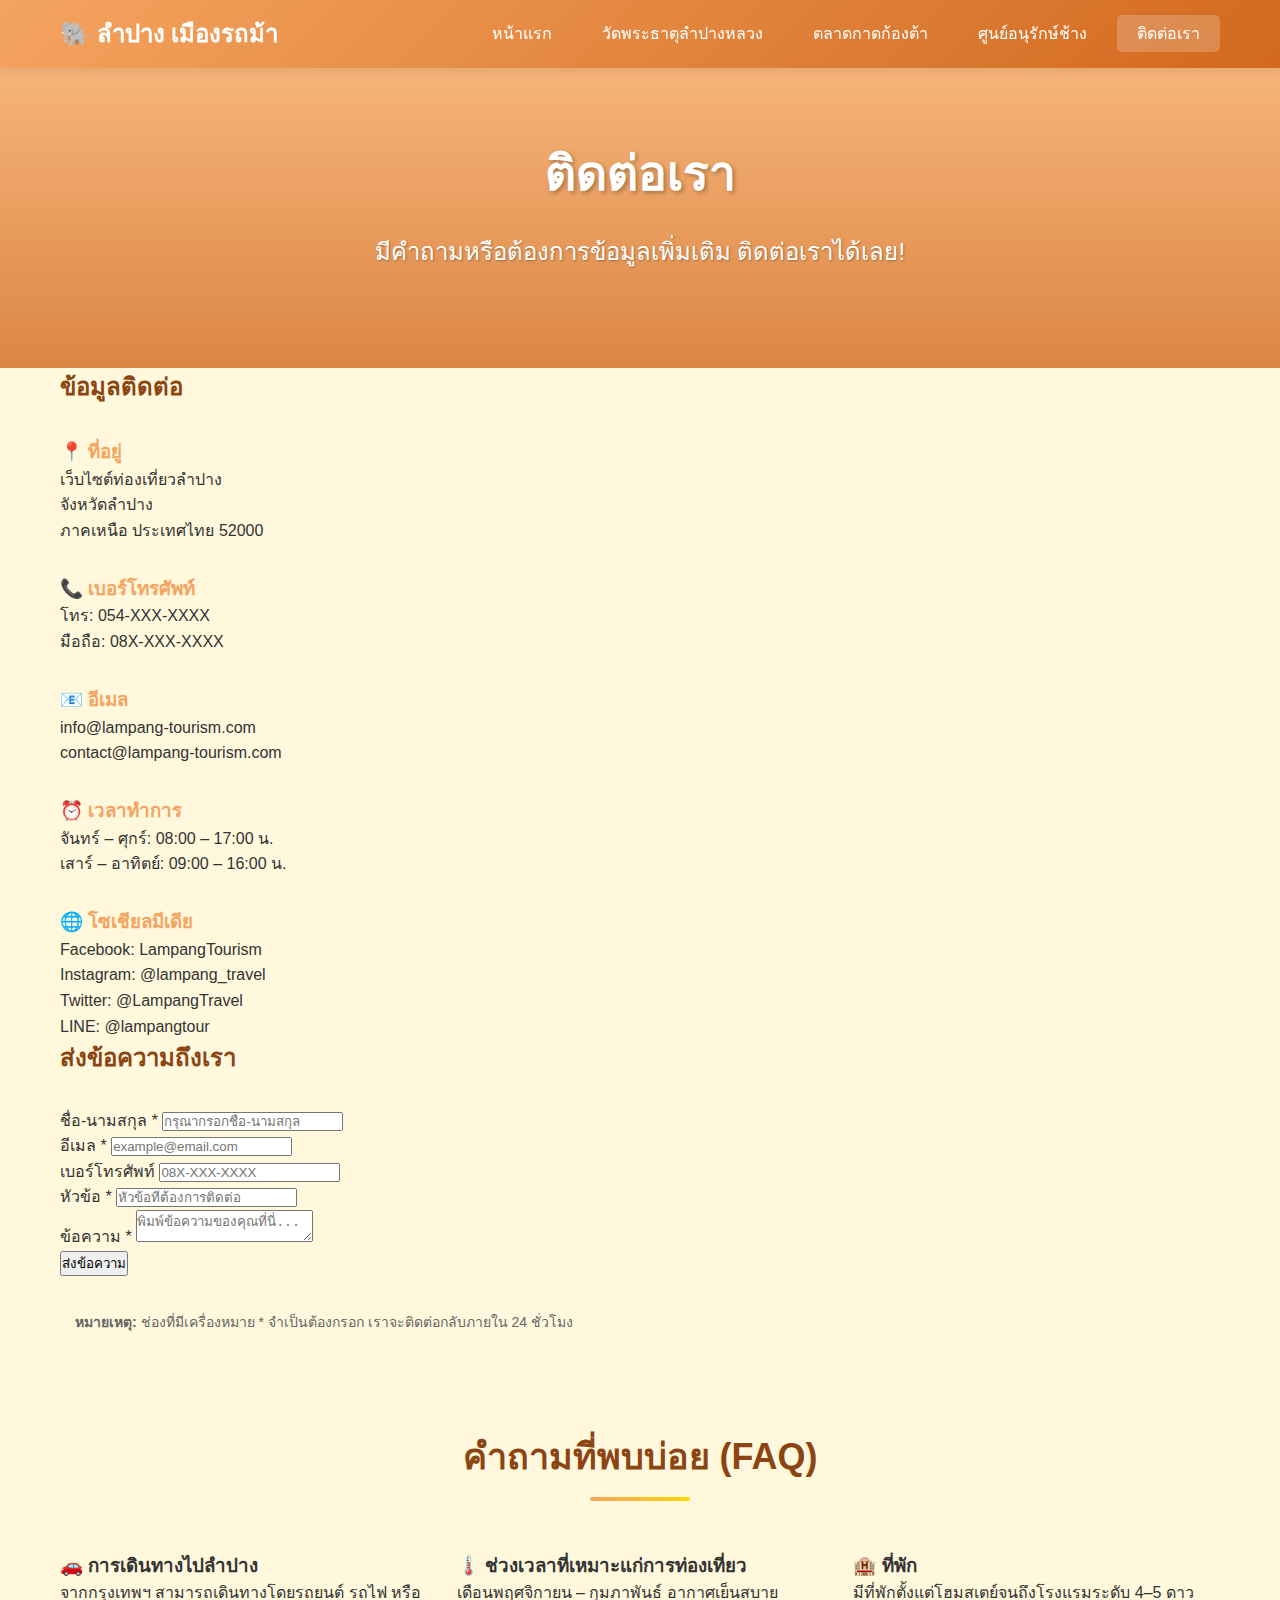
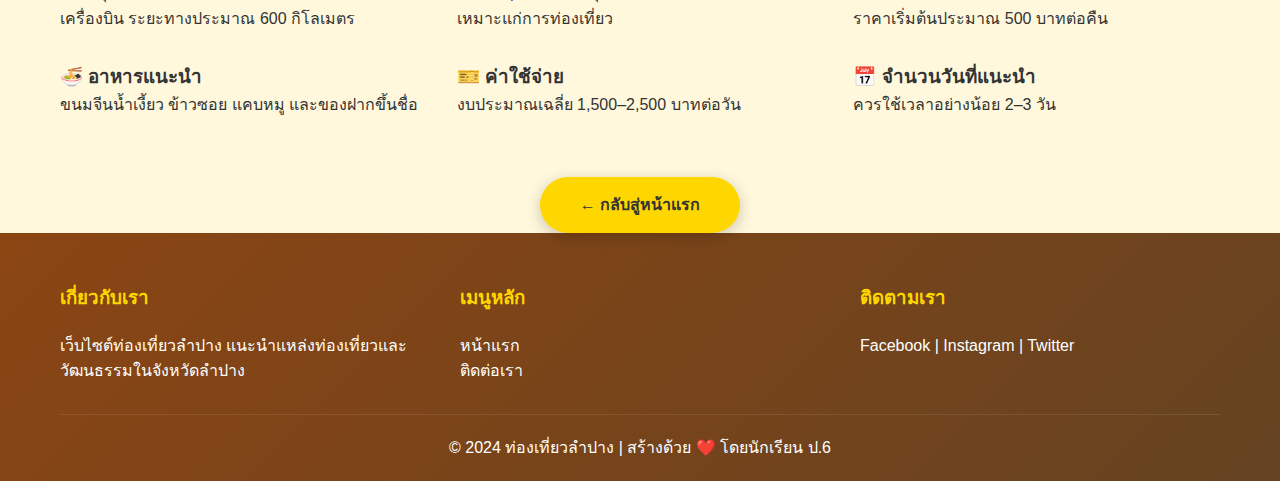
<file: contact.html>
<!DOCTYPE html>
<html lang="th">
<head>
    <meta charset="UTF-8">
    <meta name="viewport" content="width=device-width, initial-scale=1.0">
    <title>ติดต่อเรา - ท่องเที่ยวลำปาง</title>
    <link rel="stylesheet" href="styles.css">
</head>

<body>

<!-- Header และ Navigation -->
<header>
    <div class="container">
        <div class="logo">
            <h1>🐘 ลำปาง เมืองรถม้า</h1>
        </div>
        <nav>
            <ul>
                <li><a href="index.html">หน้าแรก</a></li>
                <li><a href="wat-phra-that.html">วัดพระธาตุลำปางหลวง</a></li>
                <li><a href="kad-kong-ta.html">ตลาดกาดก้องต้า</a></li>
                <li><a href="elephant-center.html">ศูนย์อนุรักษ์ช้าง</a></li>
                <li><a href="contact.html" class="active">ติดต่อเรา</a></li>
            </ul>
        </nav>
    </div>
</header>

<!-- Hero Section -->
<section class="hero"
    style="height:300px; background-image: linear-gradient(rgba(244,164,96,0.8), rgba(210,105,30,0.8)), url('https://images.unsplash.com/photo-1423666639041-f56000c27a9a?w=1600&h=400&fit=crop');">
    <div class="hero-content">
        <h2>ติดต่อเรา</h2>
        <p>มีคำถามหรือต้องการข้อมูลเพิ่มเติม ติดต่อเราได้เลย!</p>
    </div>
</section>

<!-- Contact Section -->
<section class="contact-section">
    <div class="container">
        <div class="contact-container">

            <!-- ข้อมูลติดต่อ -->
            <div class="contact-info">
                <h2 style="color:#8B4513; margin-bottom:30px;">ข้อมูลติดต่อ</h2>

                <div style="margin-bottom:30px;">
                    <h3 style="color:#F4A460;">📍 ที่อยู่</h3>
                    <p>
                        เว็บไซต์ท่องเที่ยวลำปาง<br>
                        จังหวัดลำปาง<br>
                        ภาคเหนือ ประเทศไทย 52000
                    </p>
                </div>

                <div style="margin-bottom:30px;">
                    <h3 style="color:#F4A460;">📞 เบอร์โทรศัพท์</h3>
                    <p>
                        โทร: 054-XXX-XXXX<br>
                        มือถือ: 08X-XXX-XXXX
                    </p>
                </div>

                <div style="margin-bottom:30px;">
                    <h3 style="color:#F4A460;">📧 อีเมล</h3>
                    <p>
                        info@lampang-tourism.com<br>
                        contact@lampang-tourism.com
                    </p>
                </div>

                <div style="margin-bottom:30px;">
                    <h3 style="color:#F4A460;">⏰ เวลาทำการ</h3>
                    <p>
                        จันทร์ – ศุกร์: 08:00 – 17:00 น.<br>
                        เสาร์ – อาทิตย์: 09:00 – 16:00 น.
                    </p>
                </div>

                <div>
                    <h3 style="color:#F4A460;">🌐 โซเชียลมีเดีย</h3>
                    <p>
                        Facebook: LampangTourism<br>
                        Instagram: @lampang_travel<br>
                        Twitter: @LampangTravel<br>
                        LINE: @lampangtour
                    </p>
                </div>
            </div>

            <!-- ฟอร์มติดต่อ -->
            <div class="contact-form">
                <h2 style="color:#8B4513; margin-bottom:30px;">ส่งข้อความถึงเรา</h2>

                <form>
                    <div class="form-group">
                        <label for="name">ชื่อ-นามสกุล *</label>
                        <input type="text" id="name" name="name" required placeholder="กรุณากรอกชื่อ-นามสกุล">
                    </div>

                    <div class="form-group">
                        <label for="email">อีเมล *</label>
                        <input type="email" id="email" name="email" required placeholder="example@email.com">
                    </div>

                    <div class="form-group">
                        <label for="phone">เบอร์โทรศัพท์</label>
                        <input type="tel" id="phone" name="phone" placeholder="08X-XXX-XXXX">
                    </div>

                    <div class="form-group">
                        <label for="subject">หัวข้อ *</label>
                        <input type="text" id="subject" name="subject" required placeholder="หัวข้อที่ต้องการติดต่อ">
                    </div>

                    <div class="form-group">
                        <label for="message">ข้อความ *</label>
                        <textarea id="message" name="message" required placeholder="พิมพ์ข้อความของคุณที่นี่..."></textarea>
                    </div>

                    <button type="submit" class="submit-btn">ส่งข้อความ</button>
                </form>

                <div style="margin-top:20px; padding:15px; background-color:#FFF8DC; border-radius:5px;">
                    <p style="font-size:14px; color:#666; margin:0;">
                        <strong>หมายเหตุ:</strong> ช่องที่มีเครื่องหมาย * จำเป็นต้องกรอก เราจะติดต่อกลับภายใน 24 ชั่วโมง
                    </p>
                </div>
            </div>

        </div>

        <!-- FAQ -->
        <div style="margin-top:80px;">
            <h2 class="section-title">คำถามที่พบบ่อย (FAQ)</h2>

            <div style="display:grid; grid-template-columns:repeat(auto-fit, minmax(300px,1fr)); gap:30px;">
                <div class="faq-box">
                    <h3>🚗 การเดินทางไปลำปาง</h3>
                    <p>จากกรุงเทพฯ สามารถเดินทางโดยรถยนต์ รถไฟ หรือเครื่องบิน ระยะทางประมาณ 600 กิโลเมตร</p>
                </div>

                <div class="faq-box">
                    <h3>🌡️ ช่วงเวลาที่เหมาะแก่การท่องเที่ยว</h3>
                    <p>เดือนพฤศจิกายน – กุมภาพันธ์ อากาศเย็นสบาย เหมาะแก่การท่องเที่ยว</p>
                </div>

                <div class="faq-box">
                    <h3>🏨 ที่พัก</h3>
                    <p>มีที่พักตั้งแต่โฮมสเตย์จนถึงโรงแรมระดับ 4–5 ดาว ราคาเริ่มต้นประมาณ 500 บาทต่อคืน</p>
                </div>

                <div class="faq-box">
                    <h3>🍜 อาหารแนะนำ</h3>
                    <p>ขนมจีนน้ำเงี้ยว ข้าวซอย แคบหมู และของฝากขึ้นชื่อ</p>
                </div>

                <div class="faq-box">
                    <h3>🎫 ค่าใช้จ่าย</h3>
                    <p>งบประมาณเฉลี่ย 1,500–2,500 บาทต่อวัน</p>
                </div>

                <div class="faq-box">
                    <h3>📅 จำนวนวันที่แนะนำ</h3>
                    <p>ควรใช้เวลาอย่างน้อย 2–3 วัน</p>
                </div>
            </div>
        </div>

        <!-- ปุ่มกลับ -->
        <div style="margin-top:60px; text-align:center;">
            <a href="index.html" class="btn">← กลับสู่หน้าแรก</a>
        </div>

    </div>
</section>

<!-- Footer -->
<footer>
    <div class="container">
        <div class="footer-content">
            <div class="footer-section">
                <h3>เกี่ยวกับเรา</h3>
                <p>เว็บไซต์ท่องเที่ยวลำปาง แนะนำแหล่งท่องเที่ยวและวัฒนธรรมในจังหวัดลำปาง</p>
            </div>
            <div class="footer-section">
                <h3>เมนูหลัก</h3>
                <ul>
                    <li><a href="index.html">หน้าแรก</a></li>
                    <li><a href="contact.html">ติดต่อเรา</a></li>
                </ul>
            </div>
            <div class="footer-section">
                <h3>ติดตามเรา</h3>
                <p>Facebook | Instagram | Twitter</p>
            </div>
        </div>
        <div class="footer-bottom">
            <p>&copy; 2024 ท่องเที่ยวลำปาง | สร้างด้วย ❤️ โดยนักเรียน ป.6</p>
        </div>
    </div>
</footer>

</body>
</html>
</file>
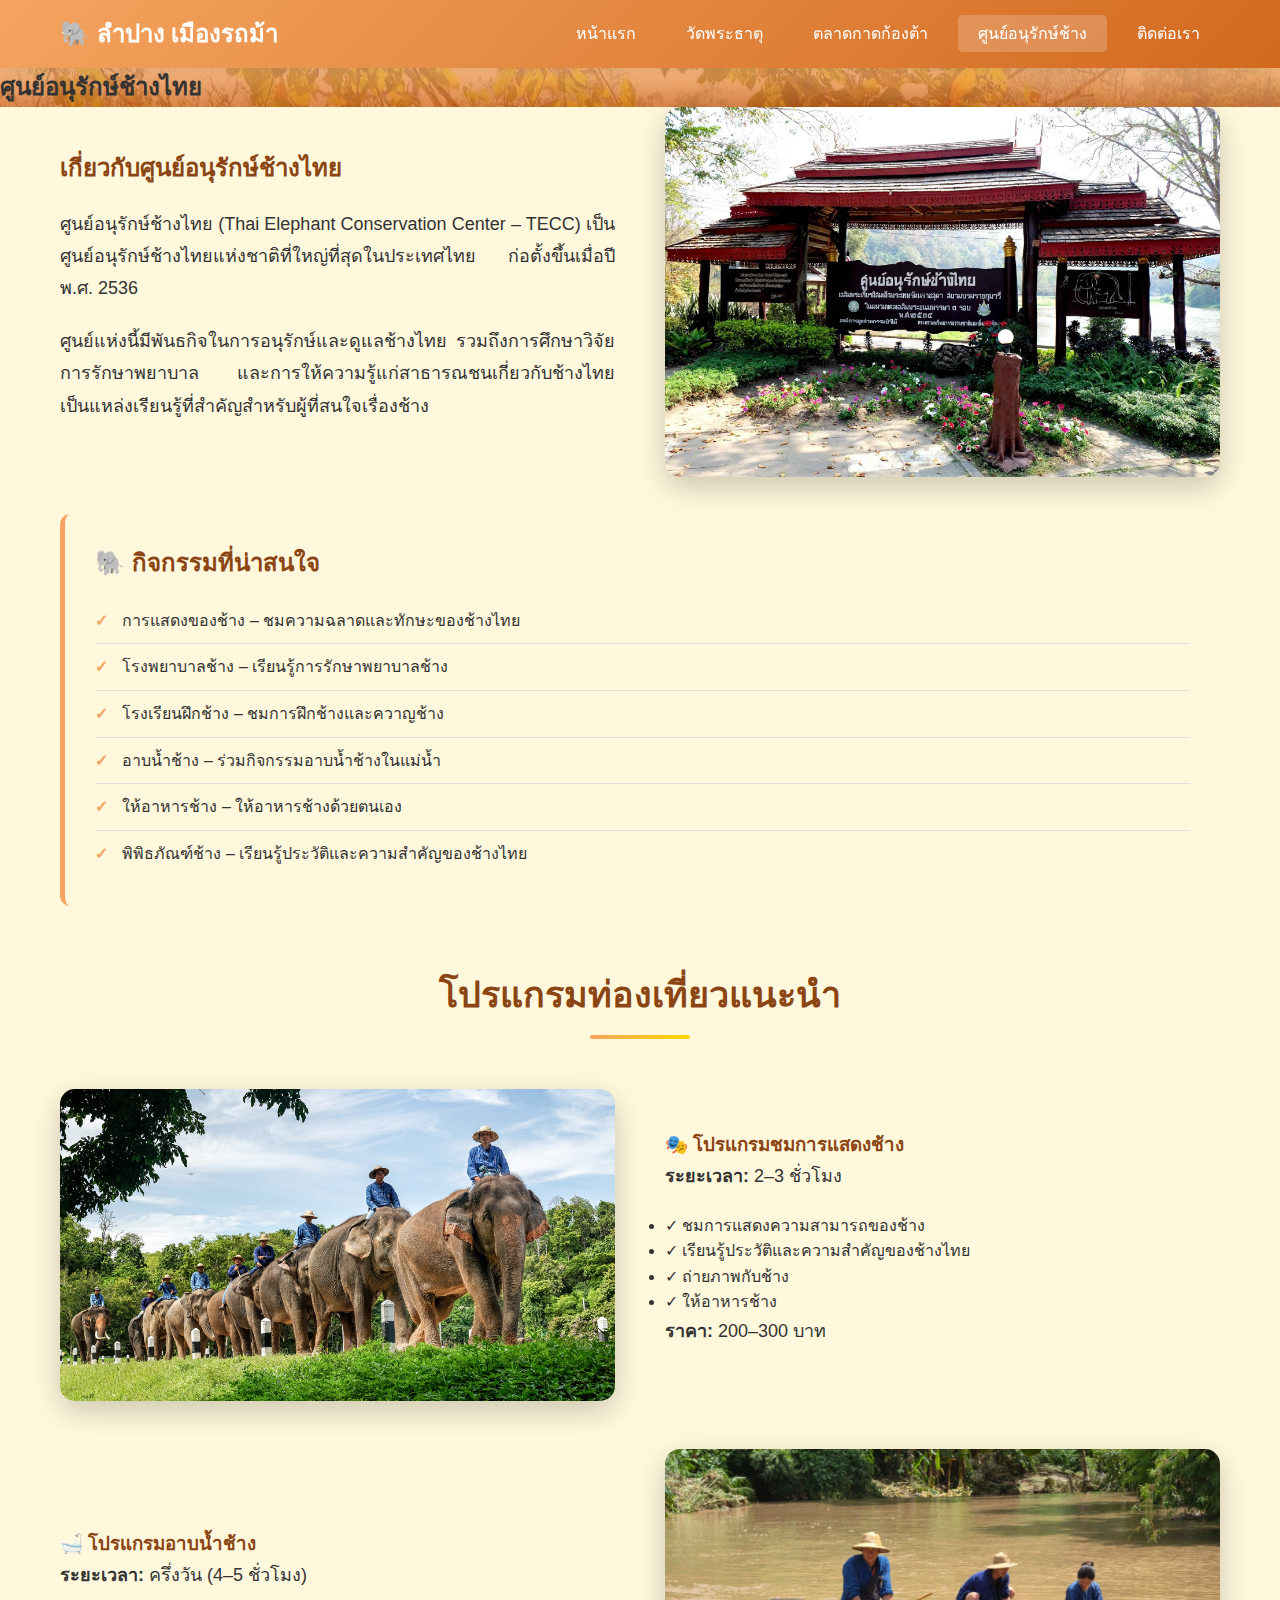
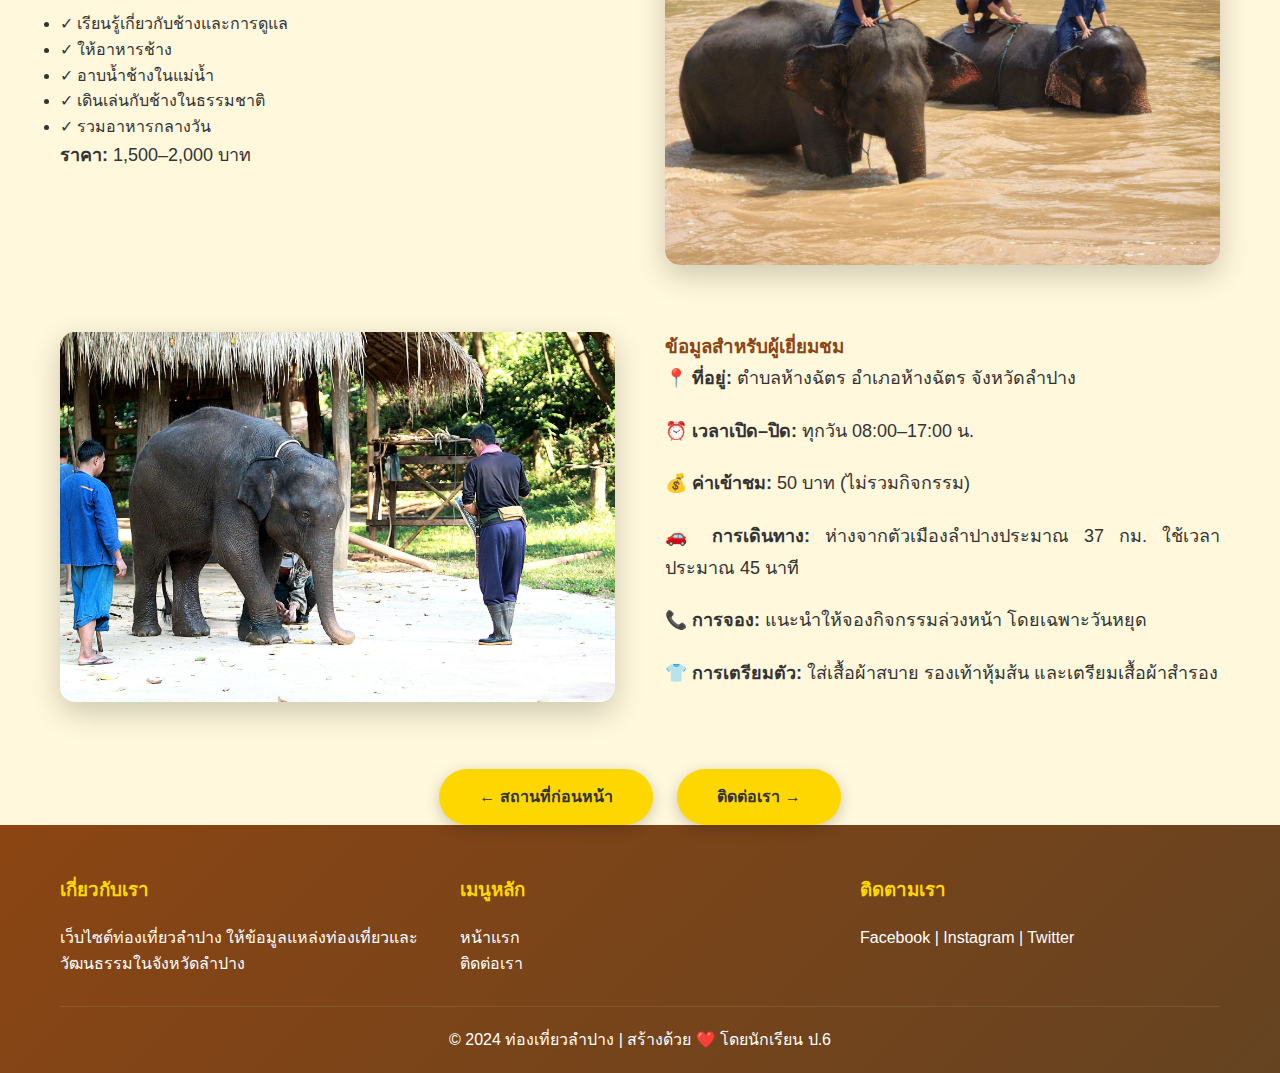
<file: elephant-center.html>
<!DOCTYPE html>
<html lang="th">
<head>
    <meta charset="UTF-8">
    <meta name="viewport" content="width=device-width, initial-scale=1.0">
    <title>ศูนย์อนุรักษ์ช้างไทย - ท่องเที่ยวลำปาง</title>
    <link rel="stylesheet" href="styles.css">
</head>

<body>

<!-- Header และ Navigation -->
<header>
    <div class="container">
        <div class="logo">
            <h1>🐘 ลำปาง เมืองรถม้า</h1>
        </div>
        <nav>
            <ul>
                <li><a href="index.html">หน้าแรก</a></li>
                <li><a href="wat-phra-that.html">วัดพระธาตุ</a></li>
                <li><a href="kad-kong-ta.html">ตลาดกาดก้องต้า</a></li>
                <li><a href="elephant-center.html" class="active">ศูนย์อนุรักษ์ช้าง</a></li>
                <li><a href="contact.html">ติดต่อเรา</a></li>
            </ul>
        </nav>
    </div>
</header>

<!-- Detail Hero Section -->
<section class="detail-hero"
    style="background-image: linear-gradient(rgba(244,164,96,0.8), rgba(210,105,30,0.8)), url('images/changthai0.jpeg');">
    <h2>ศูนย์อนุรักษ์ช้างไทย</h2>
</section>

<!-- Detail Content -->
<section class="detail-content">
    <div class="container">

        <div class="content-wrapper">
            <div class="content-text">
                <h2 style="color:#8B4513; margin-bottom:20px;">
                    เกี่ยวกับศูนย์อนุรักษ์ช้างไทย
                </h2>
                <p>
                    ศูนย์อนุรักษ์ช้างไทย (Thai Elephant Conservation Center – TECC)
                    เป็นศูนย์อนุรักษ์ช้างไทยแห่งชาติที่ใหญ่ที่สุดในประเทศไทย
                    ก่อตั้งขึ้นเมื่อปี พ.ศ. 2536
                </p>
                <p>
                    ศูนย์แห่งนี้มีพันธกิจในการอนุรักษ์และดูแลช้างไทย
                    รวมถึงการศึกษาวิจัย การรักษาพยาบาล
                    และการให้ความรู้แก่สาธารณชนเกี่ยวกับช้างไทย
                    เป็นแหล่งเรียนรู้ที่สำคัญสำหรับผู้ที่สนใจเรื่องช้าง
                </p>
            </div>
            <div class="content-image">
                <img src="images/changthai01.jpeg" alt="ศูนย์อนุรักษ์ช้างไทย">
            </div>
        </div>

        <!-- กิจกรรมที่น่าสนใจ -->
        <div class="info-box">
            <h3>🐘 กิจกรรมที่น่าสนใจ</h3>
            <ul>
                <li>การแสดงของช้าง – ชมความฉลาดและทักษะของช้างไทย</li>
                <li>โรงพยาบาลช้าง – เรียนรู้การรักษาพยาบาลช้าง</li>
                <li>โรงเรียนฝึกช้าง – ชมการฝึกช้างและควาญช้าง</li>
                <li>อาบน้ำช้าง – ร่วมกิจกรรมอาบน้ำช้างในแม่น้ำ</li>
                <li>ให้อาหารช้าง – ให้อาหารช้างด้วยตนเอง</li>
                <li>พิพิธภัณฑ์ช้าง – เรียนรู้ประวัติและความสำคัญของช้างไทย</li>
            </ul>
        </div>

        <!-- โปรแกรมท่องเที่ยว -->
        <h2 class="section-title" style="margin-top:60px;">
            โปรแกรมท่องเที่ยวแนะนำ
        </h2>

        <div class="content-wrapper" style="margin-bottom:40px;">
            <div class="content-image">
                <img src="images/changthai1.jpg" alt="การแสดงช้าง">
            </div>
            <div class="content-text">
                <h3 style="color:#8B4513;">🎭 โปรแกรมชมการแสดงช้าง</h3>
                <p><strong>ระยะเวลา:</strong> 2–3 ชั่วโมง</p>
                <ul>
                    <li>✓ ชมการแสดงความสามารถของช้าง</li>
                    <li>✓ เรียนรู้ประวัติและความสำคัญของช้างไทย</li>
                    <li>✓ ถ่ายภาพกับช้าง</li>
                    <li>✓ ให้อาหารช้าง</li>
                </ul>
                <p><strong>ราคา:</strong> 200–300 บาท</p>
            </div>
        </div>

        <div class="content-wrapper">
            <div class="content-text">
                <h3 style="color:#8B4513;">🛁 โปรแกรมอาบน้ำช้าง</h3>
                <p><strong>ระยะเวลา:</strong> ครึ่งวัน (4–5 ชั่วโมง)</p>
                <ul>
                    <li>✓ เรียนรู้เกี่ยวกับช้างและการดูแล</li>
                    <li>✓ ให้อาหารช้าง</li>
                    <li>✓ อาบน้ำช้างในแม่น้ำ</li>
                    <li>✓ เดินเล่นกับช้างในธรรมชาติ</li>
                    <li>✓ รวมอาหารกลางวัน</li>
                </ul>
                <p><strong>ราคา:</strong> 1,500–2,000 บาท</p>
            </div>
            <div class="content-image">
                <img src="images/changthai2.jpg" alt="อาบน้ำช้าง">
            </div>
        </div>

        <!-- ข้อมูลผู้เยี่ยมชม -->
        <div class="content-wrapper" style="margin-top:60px;">
            <div class="content-image">
                <img src="images/changthai6.jpg" alt="ลูกช้าง">
            </div>
            <div class="content-text">
                <h3 style="color:#8B4513;">ข้อมูลสำหรับผู้เยี่ยมชม</h3>
                <p><strong>📍 ที่อยู่:</strong> ตำบลห้างฉัตร อำเภอห้างฉัตร จังหวัดลำปาง</p>
                <p><strong>⏰ เวลาเปิด–ปิด:</strong> ทุกวัน 08:00–17:00 น.</p>
                <p><strong>💰 ค่าเข้าชม:</strong> 50 บาท (ไม่รวมกิจกรรม)</p>
                <p><strong>🚗 การเดินทาง:</strong> ห่างจากตัวเมืองลำปางประมาณ 37 กม. ใช้เวลาประมาณ 45 นาที</p>
                <p><strong>📞 การจอง:</strong> แนะนำให้จองกิจกรรมล่วงหน้า โดยเฉพาะวันหยุด</p>
                <p><strong>👕 การเตรียมตัว:</strong> ใส่เสื้อผ้าสบาย รองเท้าหุ้มส้น และเตรียมเสื้อผ้าสำรอง</p>
            </div>
        </div>

        <!-- ปุ่มนำทาง -->
        <div style="margin-top:60px; text-align:center;">
            <a href="kad-kong-ta.html" class="btn" style="margin-right:20px;">← สถานที่ก่อนหน้า</a>
            <a href="contact.html" class="btn">ติดต่อเรา →</a>
        </div>

    </div>
</section>

<!-- Footer -->
<footer>
    <div class="container">
        <div class="footer-content">
            <div class="footer-section">
                <h3>เกี่ยวกับเรา</h3>
                <p>
                    เว็บไซต์ท่องเที่ยวลำปาง
                    ให้ข้อมูลแหล่งท่องเที่ยวและวัฒนธรรมในจังหวัดลำปาง
                </p>
            </div>
            <div class="footer-section">
                <h3>เมนูหลัก</h3>
                <ul>
                    <li><a href="index.html">หน้าแรก</a></li>
                    <li><a href="contact.html">ติดต่อเรา</a></li>
                </ul>
            </div>
            <div class="footer-section">
                <h3>ติดตามเรา</h3>
                <p>Facebook | Instagram | Twitter</p>
            </div>
        </div>
        <div class="footer-bottom">
            <p>&copy; 2024 ท่องเที่ยวลำปาง | สร้างด้วย ❤️ โดยนักเรียน ป.6</p>
        </div>
    </div>
</footer>

</body>
</html>
</file>
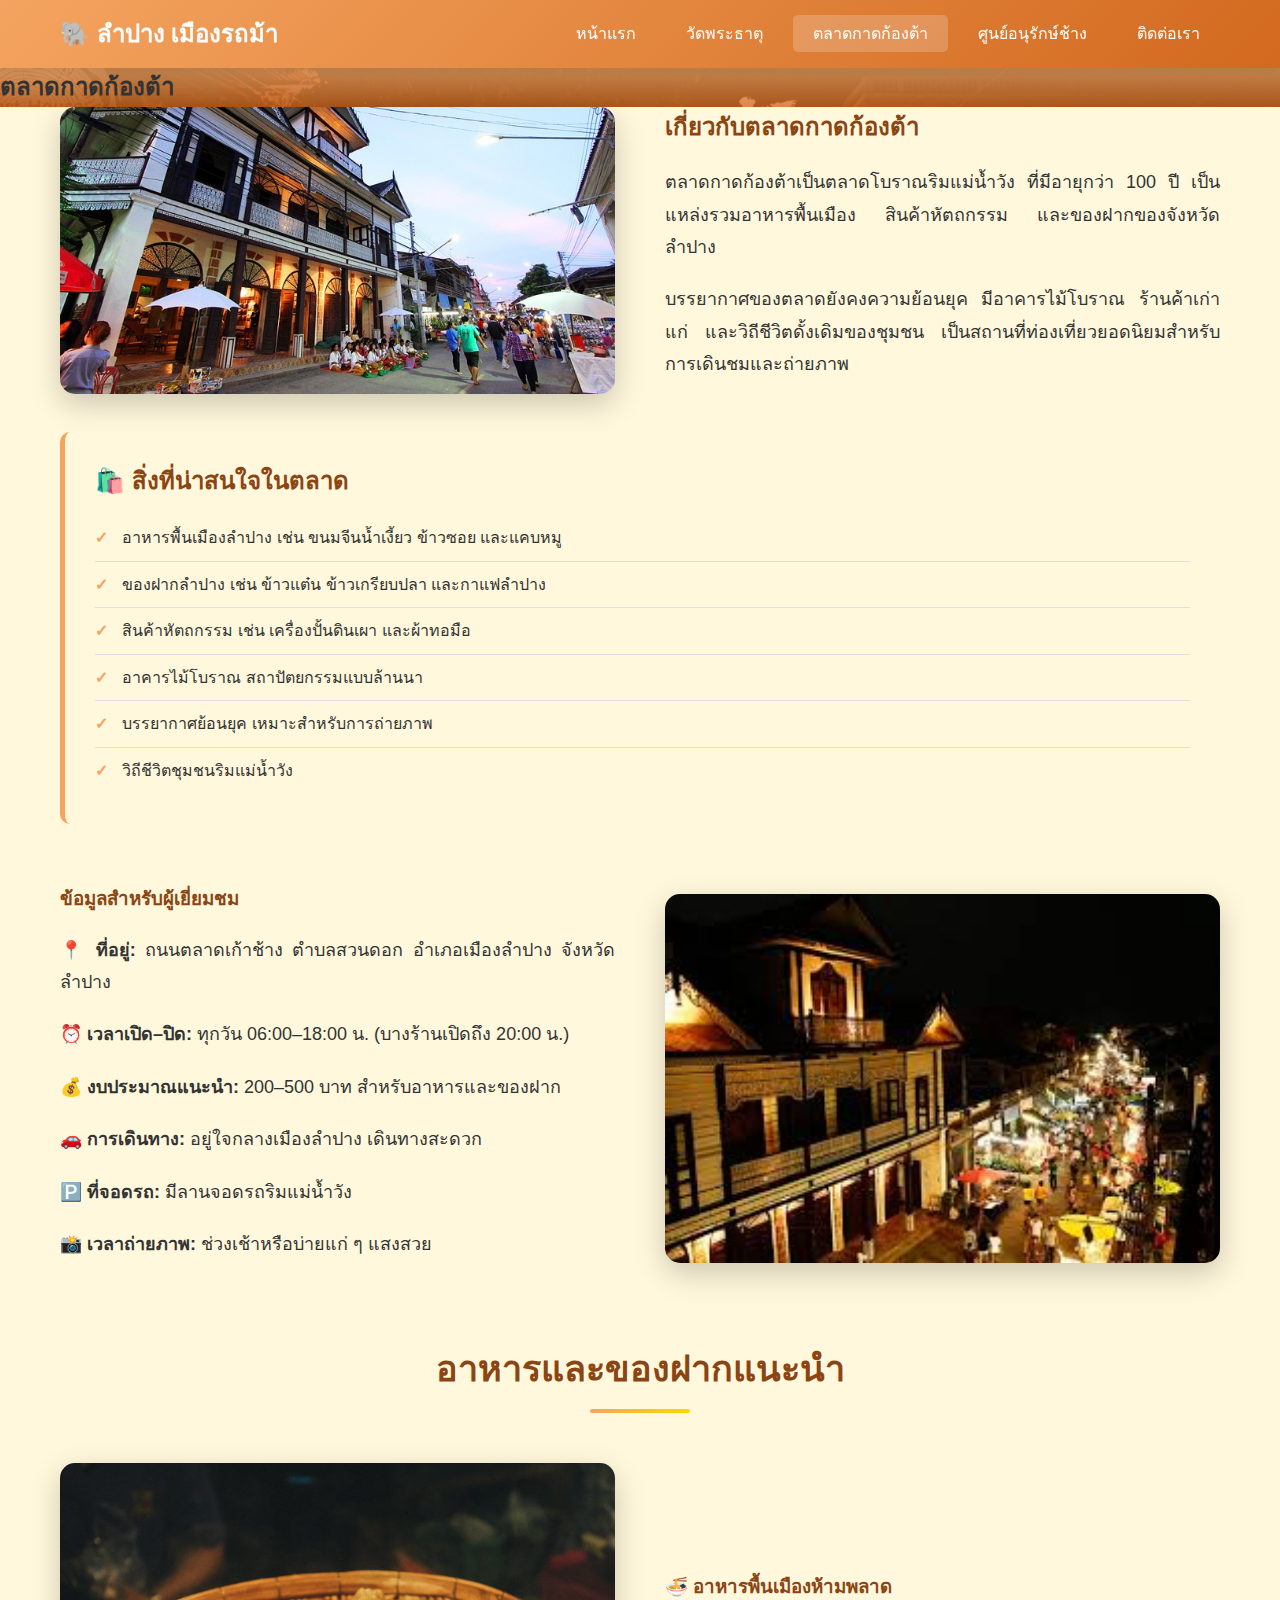
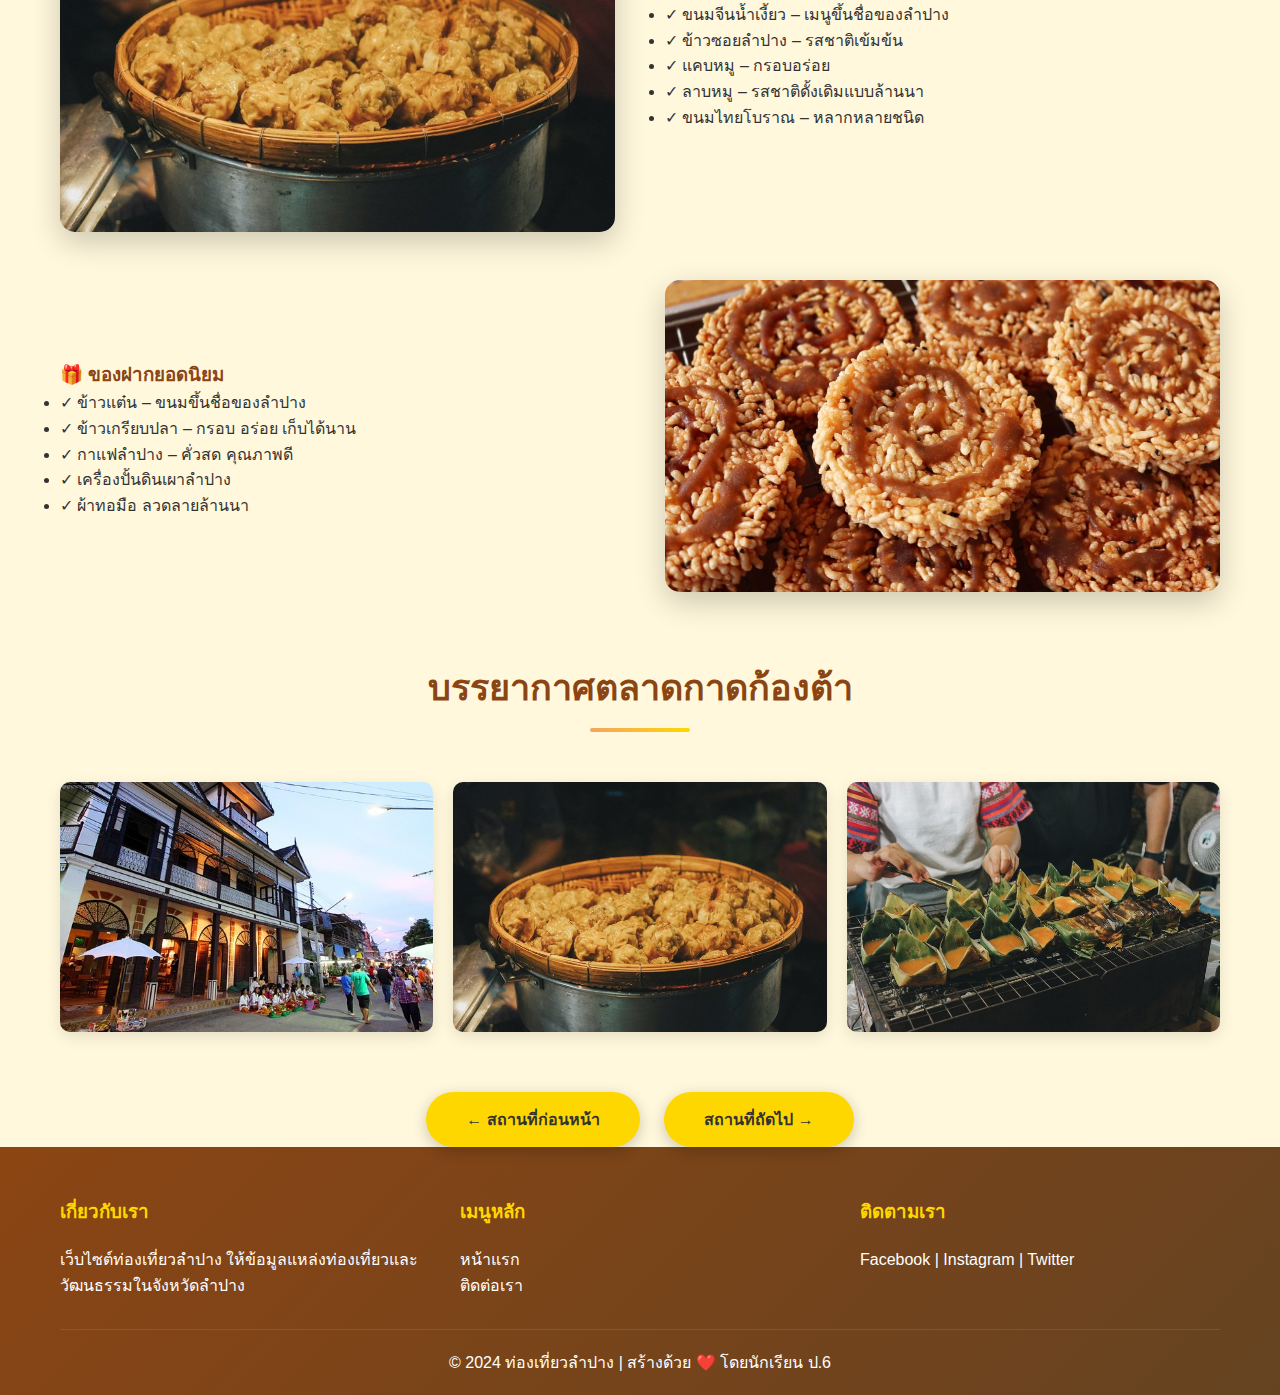
<file: kad-kong-ta.html>
<!DOCTYPE html>
<html lang="th">
<head>
    <meta charset="UTF-8">
    <meta name="viewport" content="width=device-width, initial-scale=1.0">
    <title>ตลาดกาดก้องต้า - ท่องเที่ยวลำปาง</title>
    <link rel="stylesheet" href="styles.css">
</head>

<body>

<!-- Header และ Navigation -->
<header>
    <div class="container">
        <div class="logo">
            <h1>🐘 ลำปาง เมืองรถม้า</h1>
        </div>
        <nav>
            <ul>
                <li><a href="index.html">หน้าแรก</a></li>
                <li><a href="wat-phra-that.html">วัดพระธาตุ</a></li>
                <li><a href="kad-kong-ta.html" class="active">ตลาดกาดก้องต้า</a></li>
                <li><a href="elephant-center.html">ศูนย์อนุรักษ์ช้าง</a></li>
                <li><a href="contact.html">ติดต่อเรา</a></li>
            </ul>
        </nav>
    </div>
</header>

<!-- Detail Hero Section -->
<section class="detail-hero"
    style="background-image: linear-gradient(rgba(244,164,96,0.8), rgba(210,105,30,0.8)), url('images/coverkongtamarket.jpg');">
    <h2>ตลาดกาดก้องต้า</h2>
</section>

<!-- Detail Content -->
<section class="detail-content">
    <div class="container">

        <div class="content-wrapper">
            <div class="content-image">
                <img src="images/kongtamarket1.jpg" alt="ตลาดกาดก้องต้า">
            </div>
            <div class="content-text">
                <h2 style="color:#8B4513; margin-bottom:20px;">
                    เกี่ยวกับตลาดกาดก้องต้า
                </h2>
                <p>
                    ตลาดกาดก้องต้าเป็นตลาดโบราณริมแม่น้ำวัง
                    ที่มีอายุกว่า 100 ปี
                    เป็นแหล่งรวมอาหารพื้นเมือง
                    สินค้าหัตถกรรม และของฝากของจังหวัดลำปาง
                </p>
                <p>
                    บรรยากาศของตลาดยังคงความย้อนยุค
                    มีอาคารไม้โบราณ ร้านค้าเก่าแก่
                    และวิถีชีวิตดั้งเดิมของชุมชน
                    เป็นสถานที่ท่องเที่ยวยอดนิยมสำหรับการเดินชมและถ่ายภาพ
                </p>
            </div>
        </div>

        <!-- ไฮไลท์ -->
        <div class="info-box">
            <h3>🛍️ สิ่งที่น่าสนใจในตลาด</h3>
            <ul>
                <li>อาหารพื้นเมืองลำปาง เช่น ขนมจีนน้ำเงี้ยว ข้าวซอย และแคบหมู</li>
                <li>ของฝากลำปาง เช่น ข้าวแต๋น ข้าวเกรียบปลา และกาแฟลำปาง</li>
                <li>สินค้าหัตถกรรม เช่น เครื่องปั้นดินเผา และผ้าทอมือ</li>
                <li>อาคารไม้โบราณ สถาปัตยกรรมแบบล้านนา</li>
                <li>บรรยากาศย้อนยุค เหมาะสำหรับการถ่ายภาพ</li>
                <li>วิถีชีวิตชุมชนริมแม่น้ำวัง</li>
            </ul>
        </div>

        <!-- ข้อมูลผู้เยี่ยมชม -->
        <div class="content-wrapper" style="margin-top:60px;">
            <div class="content-text">
                <h3 style="color:#8B4513; margin-bottom:20px;">
                    ข้อมูลสำหรับผู้เยี่ยมชม
                </h3>
                <p><strong>📍 ที่อยู่:</strong> ถนนตลาดเก้าช้าง ตำบลสวนดอก อำเภอเมืองลำปาง จังหวัดลำปาง</p>
                <p><strong>⏰ เวลาเปิด–ปิด:</strong> ทุกวัน 06:00–18:00 น. (บางร้านเปิดถึง 20:00 น.)</p>
                <p><strong>💰 งบประมาณแนะนำ:</strong> 200–500 บาท สำหรับอาหารและของฝาก</p>
                <p><strong>🚗 การเดินทาง:</strong> อยู่ใจกลางเมืองลำปาง เดินทางสะดวก</p>
                <p><strong>🅿️ ที่จอดรถ:</strong> มีลานจอดรถริมแม่น้ำวัง</p>
                <p><strong>📸 เวลาถ่ายภาพ:</strong> ช่วงเช้าหรือบ่ายแก่ ๆ แสงสวย</p>
            </div>
            <div class="content-image">
                <img src="images/kongtamarket3.jpg" alt="บรรยากาศตลาดกาดก้องต้า">
            </div>
        </div>

        <!-- อาหารและของฝาก -->
        <h2 class="section-title" style="margin-top:60px;">
            อาหารและของฝากแนะนำ
        </h2>

        <div class="content-wrapper" style="margin-bottom:40px;">
            <div class="content-image">
                <img src="images/kongtamarket6.jpg" alt="อาหารพื้นเมือง">
            </div>
            <div class="content-text">
                <h3 style="color:#8B4513;">🍜 อาหารพื้นเมืองห้ามพลาด</h3>
                <ul>
                    <li>✓ ขนมจีนน้ำเงี้ยว – เมนูขึ้นชื่อของลำปาง</li>
                    <li>✓ ข้าวซอยลำปาง – รสชาติเข้มข้น</li>
                    <li>✓ แคบหมู – กรอบอร่อย</li>
                    <li>✓ ลาบหมู – รสชาติดั้งเดิมแบบล้านนา</li>
                    <li>✓ ขนมไทยโบราณ – หลากหลายชนิด</li>
                </ul>
            </div>
        </div>

        <div class="content-wrapper">
            <div class="content-text">
                <h3 style="color:#8B4513;">🎁 ของฝากยอดนิยม</h3>
                <ul>
                    <li>✓ ข้าวแต๋น – ขนมขึ้นชื่อของลำปาง</li>
                    <li>✓ ข้าวเกรียบปลา – กรอบ อร่อย เก็บได้นาน</li>
                    <li>✓ กาแฟลำปาง – คั่วสด คุณภาพดี</li>
                    <li>✓ เครื่องปั้นดินเผาลำปาง</li>
                    <li>✓ ผ้าทอมือ ลวดลายล้านนา</li>
                </ul>
            </div>
            <div class="content-image">
                <img src="images/kong0.jpg" alt="ของฝากลำปาง">
            </div>
        </div>

        <!-- แกลเลอรี่ -->
        <div style="margin-top:60px;">
            <h2 class="section-title">บรรยากาศตลาดกาดก้องต้า</h2>
            <div class="gallery">
                <img src="images/kongtamarket1.jpg" alt="ตลาดกาดก้องต้า 1">
                <img src="images/kongtamarket6.jpg" alt="ตลาดกาดก้องต้า 2">
                <img src="images/kongtamarket7.jpg" alt="อาหารพื้นเมือง">
            </div>
        </div>

        <!-- ปุ่มนำทาง -->
        <div style="margin-top:60px; text-align:center;">
            <a href="wat-phra-that.html" class="btn" style="margin-right:20px;">
                ← สถานที่ก่อนหน้า
            </a>
            <a href="elephant-center.html" class="btn">
                สถานที่ถัดไป →
            </a>
        </div>

    </div>
</section>

<!-- Footer -->
<footer>
    <div class="container">
        <div class="footer-content">
            <div class="footer-section">
                <h3>เกี่ยวกับเรา</h3>
                <p>
                    เว็บไซต์ท่องเที่ยวลำปาง
                    ให้ข้อมูลแหล่งท่องเที่ยวและวัฒนธรรมในจังหวัดลำปาง
                </p>
            </div>
            <div class="footer-section">
                <h3>เมนูหลัก</h3>
                <ul>
                    <li><a href="index.html">หน้าแรก</a></li>
                    <li><a href="contact.html">ติดต่อเรา</a></li>
                </ul>
            </div>
            <div class="footer-section">
                <h3>ติดตามเรา</h3>
                <p>Facebook | Instagram | Twitter</p>
            </div>
        </div>
        <div class="footer-bottom">
            <p>&copy; 2024 ท่องเที่ยวลำปาง | สร้างด้วย ❤️ โดยนักเรียน ป.6</p>
        </div>
    </div>
</footer>

</body>
</html>
</file>
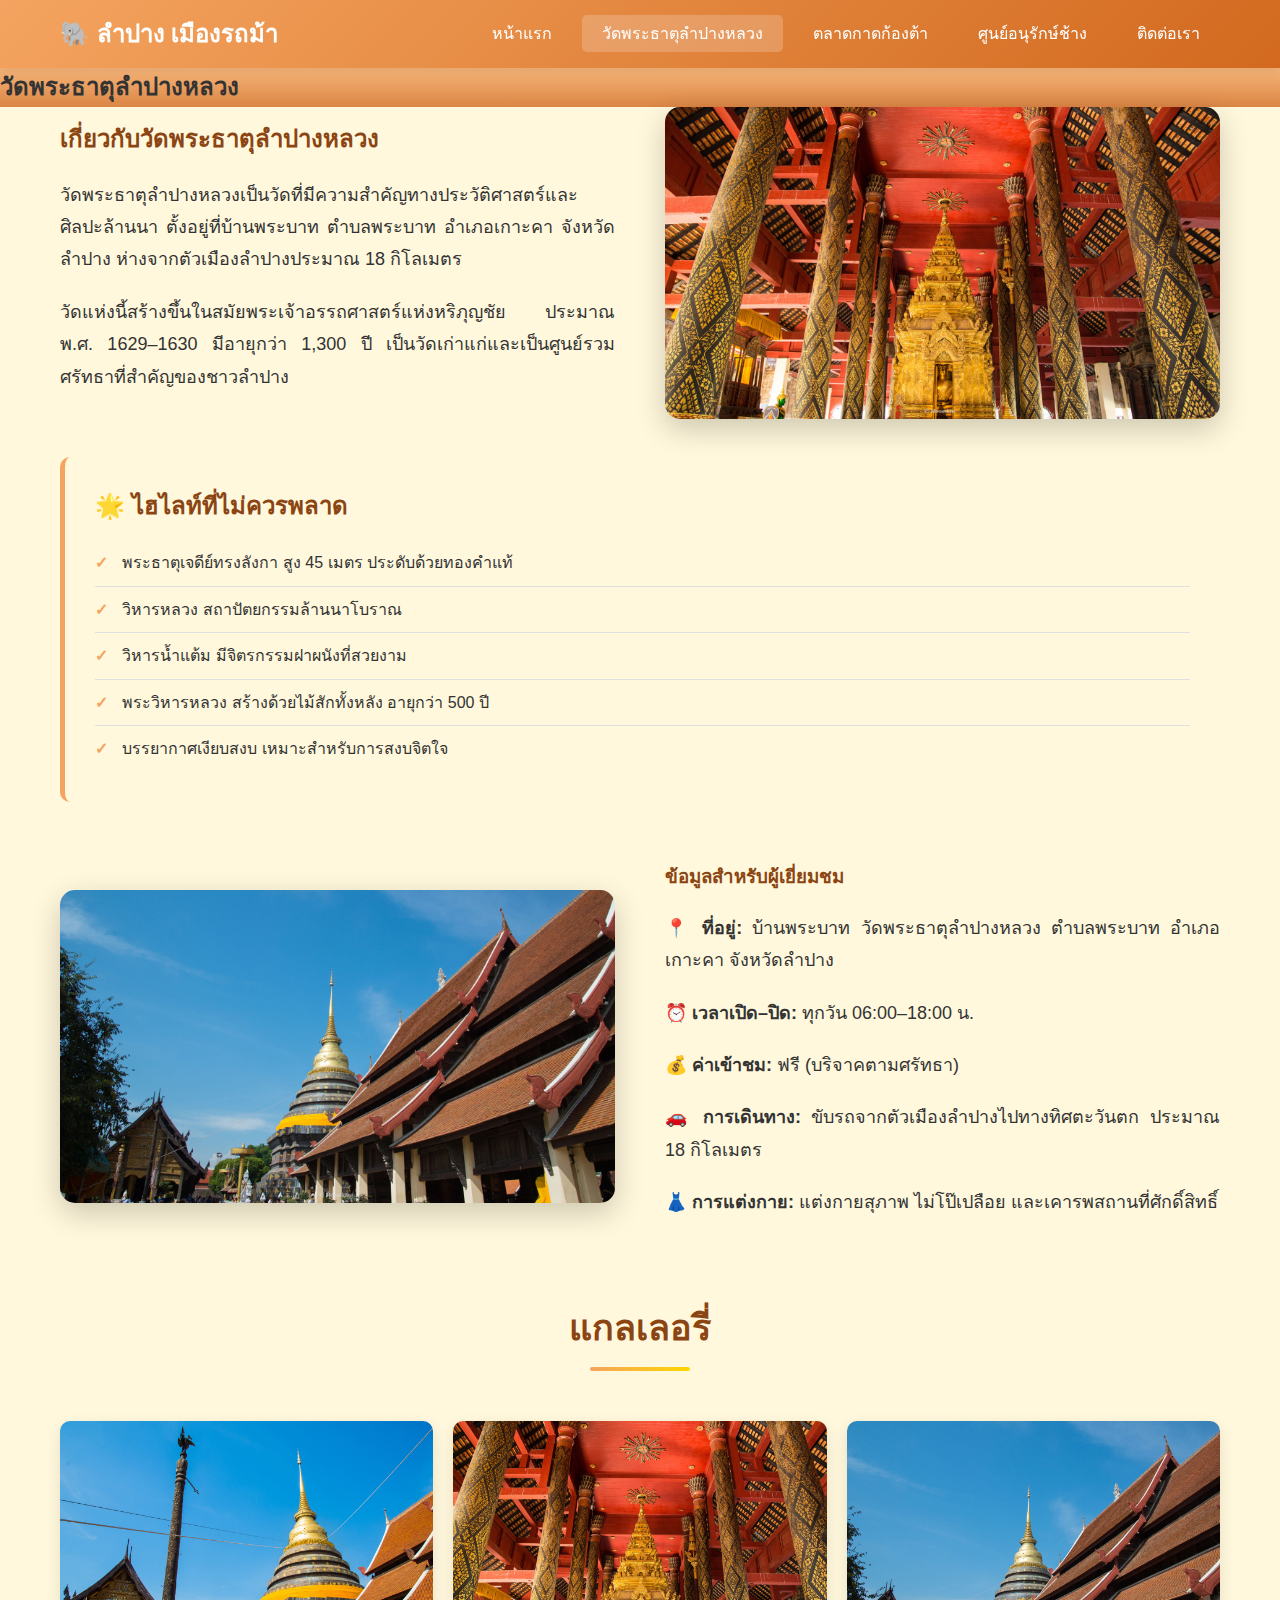
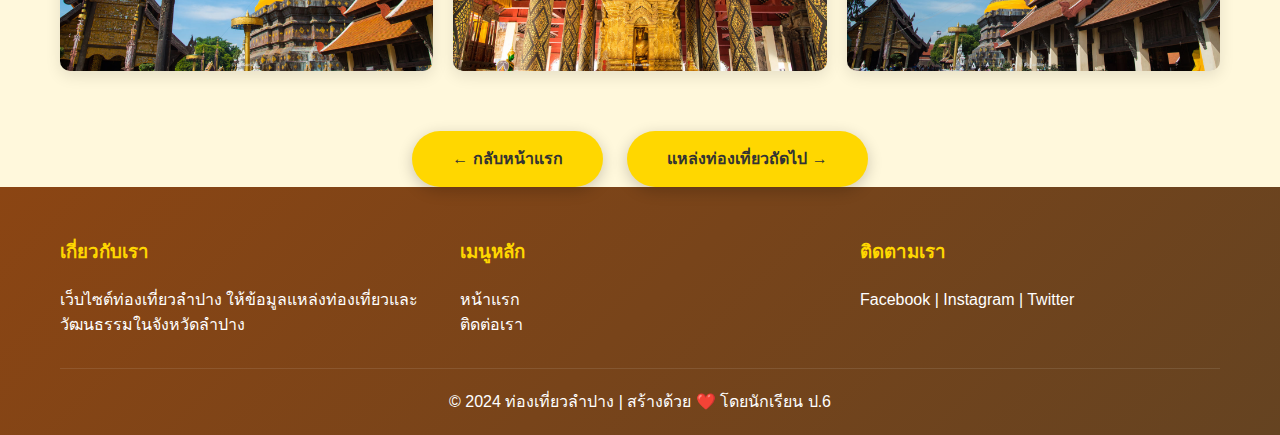
<file: wat-phra-that.html>
<!DOCTYPE html>
<html lang="th">
<head>
    <meta charset="UTF-8">
    <meta name="viewport" content="width=device-width, initial-scale=1.0">
    <title>วัดพระธาตุลำปางหลวง - ท่องเที่ยวลำปาง</title>
    <link rel="stylesheet" href="styles.css">
</head>

<body>

<!-- Header และ Navigation -->
<header>
    <div class="container">
        <div class="logo">
            <h1>🐘 ลำปาง เมืองรถม้า</h1>
        </div>
        <nav>
            <ul>
                <li><a href="index.html">หน้าแรก</a></li>
                <li><a href="wat-phra-that.html" class="active">วัดพระธาตุลำปางหลวง</a></li>
                <li><a href="kad-kong-ta.html">ตลาดกาดก้องต้า</a></li>
                <li><a href="elephant-center.html">ศูนย์อนุรักษ์ช้าง</a></li>
                <li><a href="contact.html">ติดต่อเรา</a></li>
            </ul>
        </nav>
    </div>
</header>

<!-- Detail Hero Section -->
<section class="detail-hero"
    style="background-image: linear-gradient(rgba(244,164,96,0.8), rgba(210,105,30,0.8)), url('https://images.unsplash.com/photo-1551882547-ff40c63fe5fa?w=1600&h=400&fit=crop');">
    <h2>วัดพระธาตุลำปางหลวง</h2>
</section>

<!-- Detail Content -->
<section class="detail-content">
    <div class="container">

        <!-- เนื้อหาหลัก -->
        <div class="content-wrapper">
            <div class="content-text">
                <h2 style="color:#8B4513; margin-bottom:20px;">
                    เกี่ยวกับวัดพระธาตุลำปางหลวง
                </h2>
                <p>
                    วัดพระธาตุลำปางหลวงเป็นวัดที่มีความสำคัญทางประวัติศาสตร์และศิลปะล้านนา
                    ตั้งอยู่ที่บ้านพระบาท ตำบลพระบาท อำเภอเกาะคา จังหวัดลำปาง
                    ห่างจากตัวเมืองลำปางประมาณ 18 กิโลเมตร
                </p>
                <p>
                    วัดแห่งนี้สร้างขึ้นในสมัยพระเจ้าอรรถศาสตร์แห่งหริภุญชัย
                    ประมาณ พ.ศ. 1629–1630
                    มีอายุกว่า 1,300 ปี
                    เป็นวัดเก่าแก่และเป็นศูนย์รวมศรัทธาที่สำคัญของชาวลำปาง
                </p>
            </div>
            <div class="content-image">
                <img src="images/Watphrathatlampangluang2.jpg"
                     alt="วัดพระธาตุลำปางหลวง">
            </div>
        </div>

        <!-- ไฮไลท์ -->
        <div class="info-box">
            <h3>🌟 ไฮไลท์ที่ไม่ควรพลาด</h3>
            <ul>
                <li>พระธาตุเจดีย์ทรงลังกา สูง 45 เมตร ประดับด้วยทองคำแท้</li>
                <li>วิหารหลวง สถาปัตยกรรมล้านนาโบราณ</li>
                <li>วิหารน้ำแต้ม มีจิตรกรรมฝาผนังที่สวยงาม</li>
                <li>พระวิหารหลวง สร้างด้วยไม้สักทั้งหลัง อายุกว่า 500 ปี</li>
                <li>บรรยากาศเงียบสงบ เหมาะสำหรับการสงบจิตใจ</li>
            </ul>
        </div>

        <!-- ข้อมูลสำหรับผู้เยี่ยมชม -->
        <div class="content-wrapper" style="margin-top:60px;">
            <div class="content-image">
                <img src="images/Watphrathatlampangluang3.jpg"
                     alt="พระธาตุเจดีย์">
            </div>
            <div class="content-text">
                <h3 style="color:#8B4513; margin-bottom:20px;">
                    ข้อมูลสำหรับผู้เยี่ยมชม
                </h3>
                <p><strong>📍 ที่อยู่:</strong> บ้านพระบาท วัดพระธาตุลำปางหลวง ตำบลพระบาท อำเภอเกาะคา จังหวัดลำปาง</p>
                <p><strong>⏰ เวลาเปิด–ปิด:</strong> ทุกวัน 06:00–18:00 น.</p>
                <p><strong>💰 ค่าเข้าชม:</strong> ฟรี (บริจาคตามศรัทธา)</p>
                <p><strong>🚗 การเดินทาง:</strong> ขับรถจากตัวเมืองลำปางไปทางทิศตะวันตก ประมาณ 18 กิโลเมตร</p>
                <p><strong>👗 การแต่งกาย:</strong> แต่งกายสุภาพ ไม่โป๊เปลือย และเคารพสถานที่ศักดิ์สิทธิ์</p>
            </div>
        </div>

        <!-- แกลเลอรี่ -->
        <div style="margin-top:60px;">
            <h2 class="section-title">แกลเลอรี่</h2>
            <div class="gallery">
                <img src="images/Watphrathatlampangluang.jpg" alt="วัดพระธาตุลำปางหลวง 1">
                <img src="images/Watphrathatlampangluang2.jpg" alt="วัดพระธาตุลำปางหลวง 2">
                <img src="images/Watphrathatlampangluang3.jpg" alt="วัดพระธาตุลำปางหลวง 3">
            </div>
        </div>

        <!-- ปุ่มนำทาง -->
        <div style="margin-top:60px; text-align:center;">
            <a href="index.html" class="btn" style="margin-right:20px;">
                ← กลับหน้าแรก
            </a>
            <a href="kad-kong-ta.html" class="btn">
                แหล่งท่องเที่ยวถัดไป →
            </a>
        </div>

    </div>
</section>

<!-- Footer -->
<footer>
    <div class="container">
        <div class="footer-content">
            <div class="footer-section">
                <h3>เกี่ยวกับเรา</h3>
                <p>
                    เว็บไซต์ท่องเที่ยวลำปาง
                    ให้ข้อมูลแหล่งท่องเที่ยวและวัฒนธรรมในจังหวัดลำปาง
                </p>
            </div>
            <div class="footer-section">
                <h3>เมนูหลัก</h3>
                <ul>
                    <li><a href="index.html">หน้าแรก</a></li>
                    <li><a href="contact.html">ติดต่อเรา</a></li>
                </ul>
            </div>
            <div class="footer-section">
                <h3>ติดตามเรา</h3>
                <p>Facebook | Instagram | Twitter</p>
            </div>
        </div>
        <div class="footer-bottom">
            <p>&copy; 2024 ท่องเที่ยวลำปาง | สร้างด้วย ❤️ โดยนักเรียน ป.6</p>
        </div>
    </div>
</footer>

</body>
</html>
</file>
<file: styles.css>
/* ================== ตั้งค่าพื้นฐาน ================== */
* {
    margin: 0;
    padding: 0;
    box-sizing: border-box;
}

body {
    font-family: 'Segoe UI', Tahoma, Geneva, Verdana, sans-serif;
    line-height: 1.6;
    color: #333;
    background-color: #FFF8DC;
}

.container {
    max-width: 1200px;
    margin: 0 auto;
    padding: 0 20px;
}

/* ================== Header และ Navigation ================== */
header {
    background: linear-gradient(135deg, #F4A460 0%, #D2691E 100%);
    box-shadow: 0 2px 10px rgba(0,0,0,0.1);
    position: sticky;
    top: 0;
    z-index: 1000;
}

header .container {
    display: flex;
    justify-content: space-between;
    align-items: center;
    padding: 15px 20px;
}

.logo h1 {
    color: white;
    font-size: 24px;
    font-weight: bold;
}

nav ul {
    display: flex;
    list-style: none;
    gap: 10px;
}

nav ul li a {
    color: white;
    text-decoration: none;
    padding: 10px 20px;
    border-radius: 5px;
    transition: all 0.3s ease;
    font-weight: 500;
}

nav ul li a:hover,
nav ul li a.active {
    background-color: rgba(255,255,255,0.2);
    transform: translateY(-2px);
}

/* ================== Hero Section ================== */
.hero {
    background: linear-gradient(
        rgba(244,164,96,0.8),
        rgba(210,105,30,0.8)
    ), url('images/lampang2.jpg') center/cover;
    height: 500px;
    display: flex;
    align-items: center;
    justify-content: center;
    text-align: center;
    color: white;
}

.hero-content h2 {
    font-size: 48px;
    margin-bottom: 20px;
    text-shadow: 2px 2px 4px rgba(0,0,0,0.3);
}

.hero-content p {
    font-size: 24px;
    margin-bottom: 30px;
    text-shadow: 1px 1px 2px rgba(0,0,0,0.3);
}

.btn {
    display: inline-block;
    padding: 15px 40px;
    background-color: #FFD700;
    color: #333;
    text-decoration: none;
    border-radius: 50px;
    font-weight: bold;
    transition: all 0.3s ease;
    box-shadow: 0 4px 15px rgba(0,0,0,0.2);
}

.btn:hover {
    background-color: #FFA500;
    transform: translateY(-3px);
    box-shadow: 0 6px 20px rgba(0,0,0,0.3);
}

/* ================== หัวข้อแต่ละส่วน ================== */
.section-title {
    text-align: center;
    font-size: 36px;
    color: #8B4513;
    margin-bottom: 50px;
    position: relative;
    padding-bottom: 15px;
}

.section-title::after {
    content: "";
    position: absolute;
    bottom: 0;
    left: 50%;
    transform: translateX(-50%);
    width: 100px;
    height: 4px;
    background: linear-gradient(90deg, #F4A460, #FFD700);
    border-radius: 2px;
}

/* ================== เนื้อหาทั่วไป ================== */
.content-wrapper {
    display: flex;
    align-items: center;
    gap: 50px;
}

.content-text {
    flex: 1;
}

.content-text p {
    font-size: 18px;
    margin-bottom: 20px;
    text-align: justify;
    line-height: 1.8;
}

.content-image {
    flex: 1;
}

.content-image img {
    width: 100%;
    border-radius: 15px;
    box-shadow: 0 10px 30px rgba(0,0,0,0.2);
    transition: transform 0.3s ease;
}

.content-image img:hover {
    transform: scale(1.05);
}

/* ================== กล่องข้อมูล ================== */
.info-box {
    background-color: #FFF8DC;
    padding: 30px;
    border-radius: 10px;
    border-left: 5px solid #F4A460;
    margin: 30px 0;
}

.info-box h3 {
    color: #8B4513;
    margin-bottom: 15px;
    font-size: 24px;
}

.info-box ul {
    list-style: none;
    padding-left: 0;
}

.info-box ul li {
    padding: 10px 0;
    border-bottom: 1px solid #e0e0e0;
    font-size: 16px;
}

.info-box ul li:last-child {
    border-bottom: none;
}

.info-box ul li::before {
    content: "✓ ";
    color: #F4A460;
    font-weight: bold;
    margin-right: 10px;
}

/* ================== แกลเลอรี่ ================== */
.gallery {
    display: grid;
    grid-template-columns: repeat(auto-fit, minmax(300px, 1fr));
    gap: 20px;
    margin-top: 40px;
}

.gallery img {
    width: 100%;
    height: 250px;
    object-fit: cover;
    border-radius: 10px;
    box-shadow: 0 5px 15px rgba(0,0,0,0.1);
    transition: transform 0.3s ease;
}

.gallery img:hover {
    transform: scale(1.05);
}

/* ================== Footer ================== */
footer {
    background: linear-gradient(135deg, #8B4513 0%, #654321 100%);
    color: white;
    padding: 50px 0 20px;
}

.footer-content {
    display: grid;
    grid-template-columns: repeat(auto-fit, minmax(250px, 1fr));
    gap: 40px;
    margin-bottom: 30px;
}

.footer-section h3 {
    margin-bottom: 20px;
    color: #FFD700;
}

.footer-section ul {
    list-style: none;
}

.footer-section ul li a {
    color: white;
    text-decoration: none;
}

.footer-section ul li a:hover {
    color: #FFD700;
}

.footer-bottom {
    text-align: center;
    padding-top: 20px;
    border-top: 1px solid rgba(255,255,255,0.1);
}

/* ================== Responsive ================== */
@media (max-width: 768px) {
    header .container {
        flex-direction: column;
        gap: 15px;
    }

    nav ul {
        flex-wrap: wrap;
        justify-content: center;
    }

    .hero-content h2 {
        font-size: 32px;
    }

    .hero-content p {
        font-size: 18px;
    }

    .content-wrapper {
        flex-direction: column;
    }

    .section-title {
        font-size: 28px;
    }

    .gallery {
        grid-template-columns: 1fr;
    }
}
</file>
